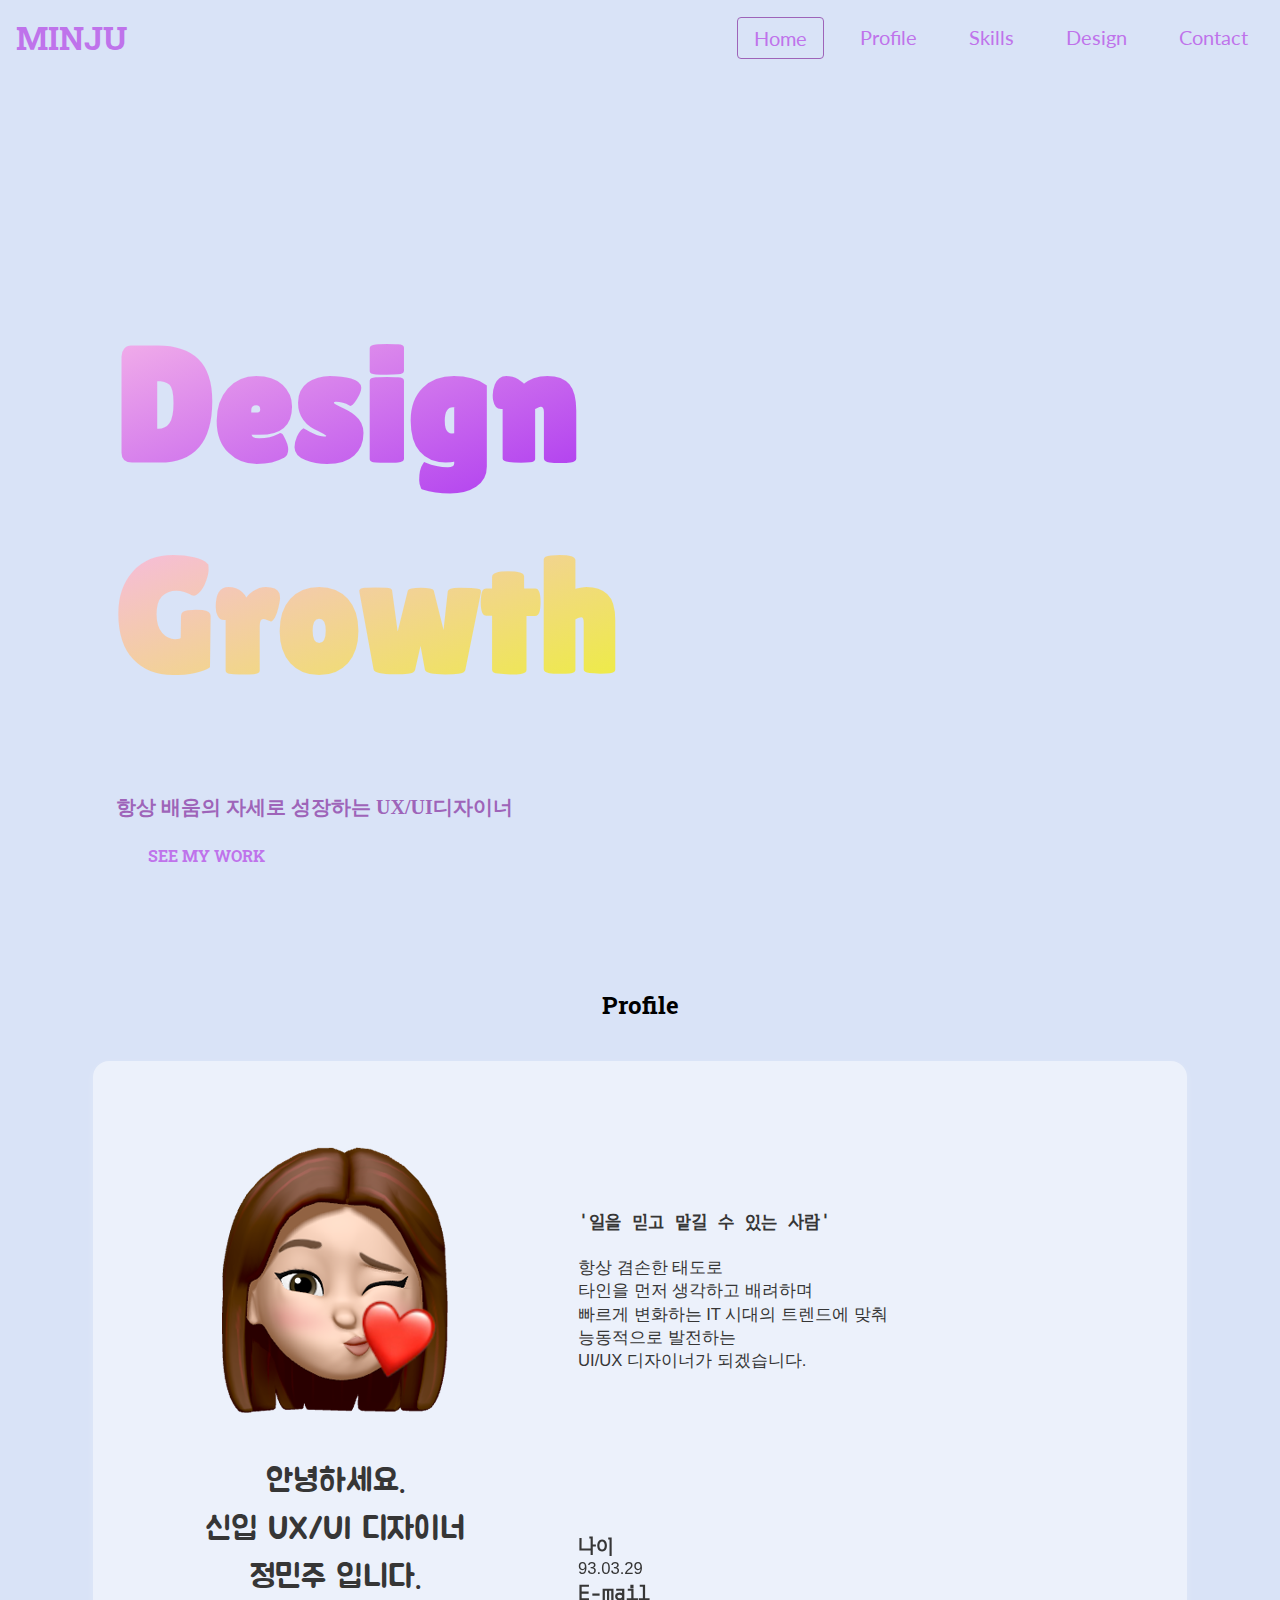
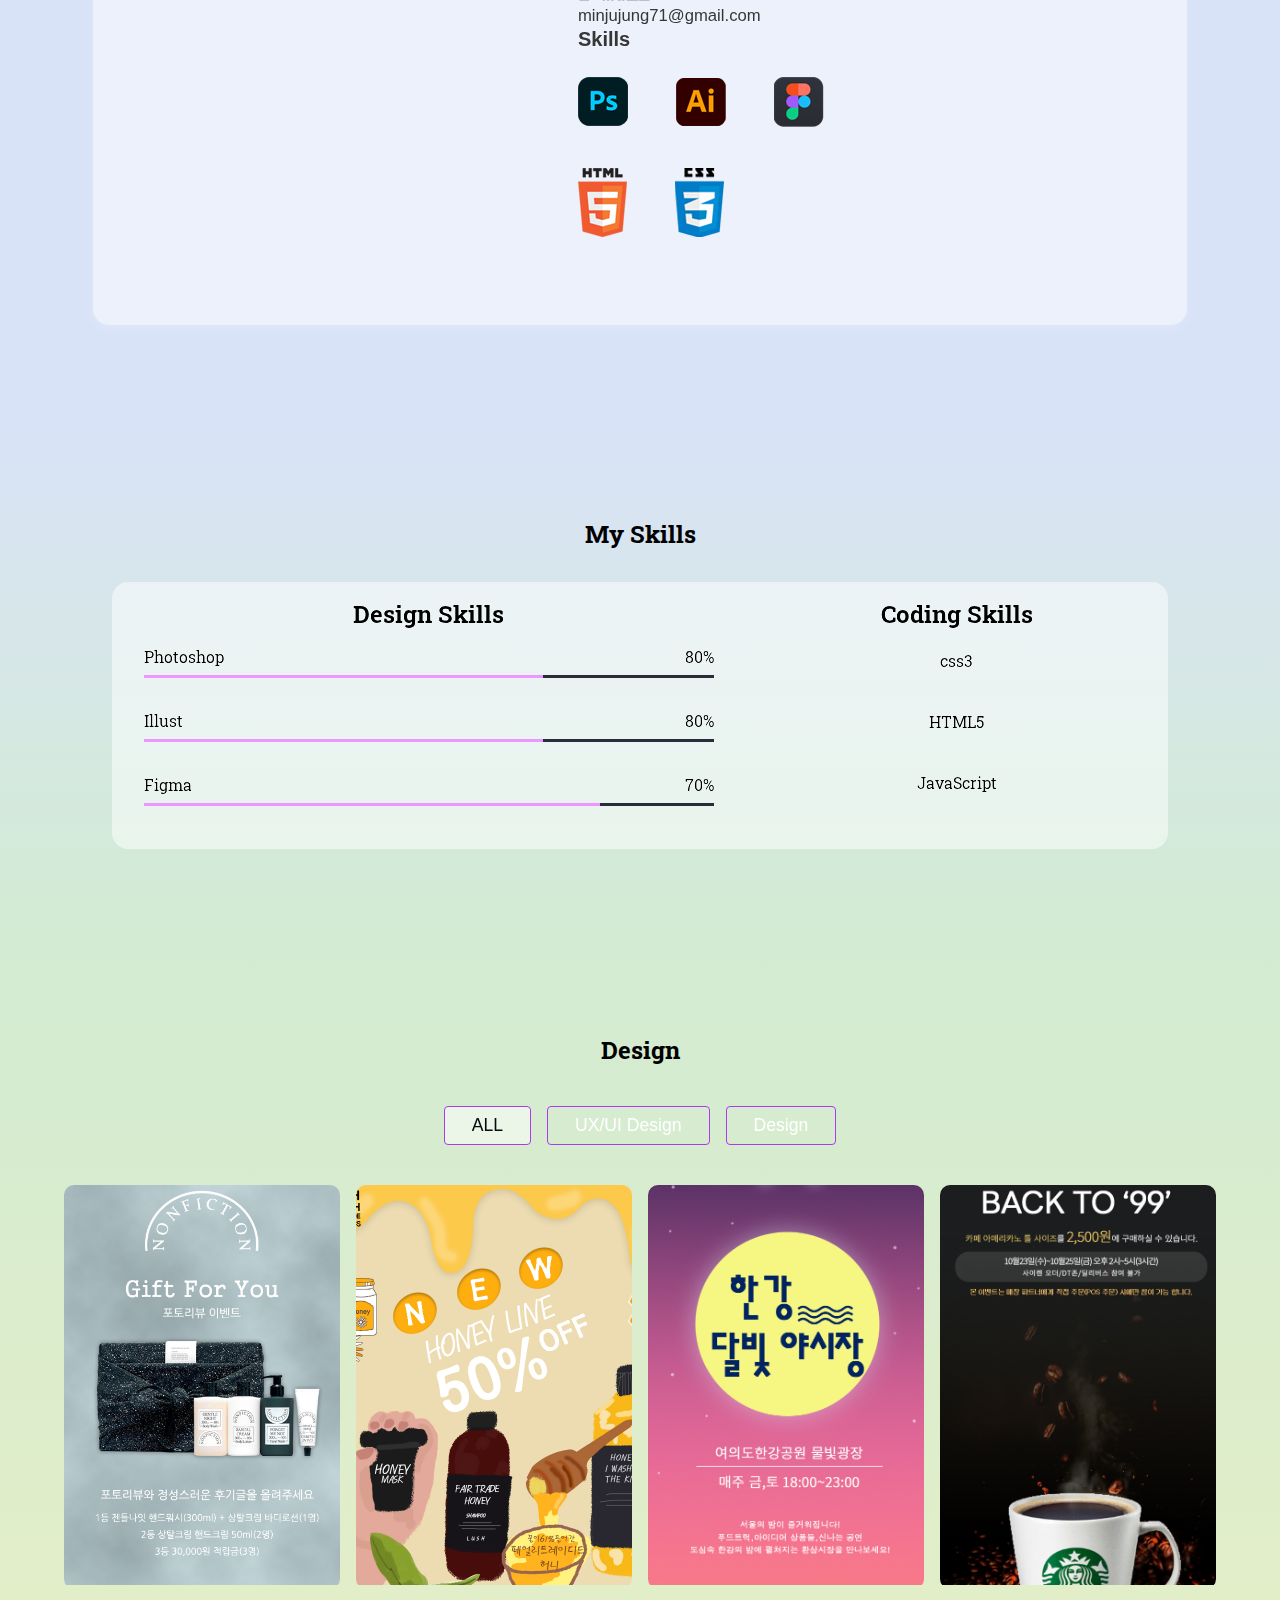
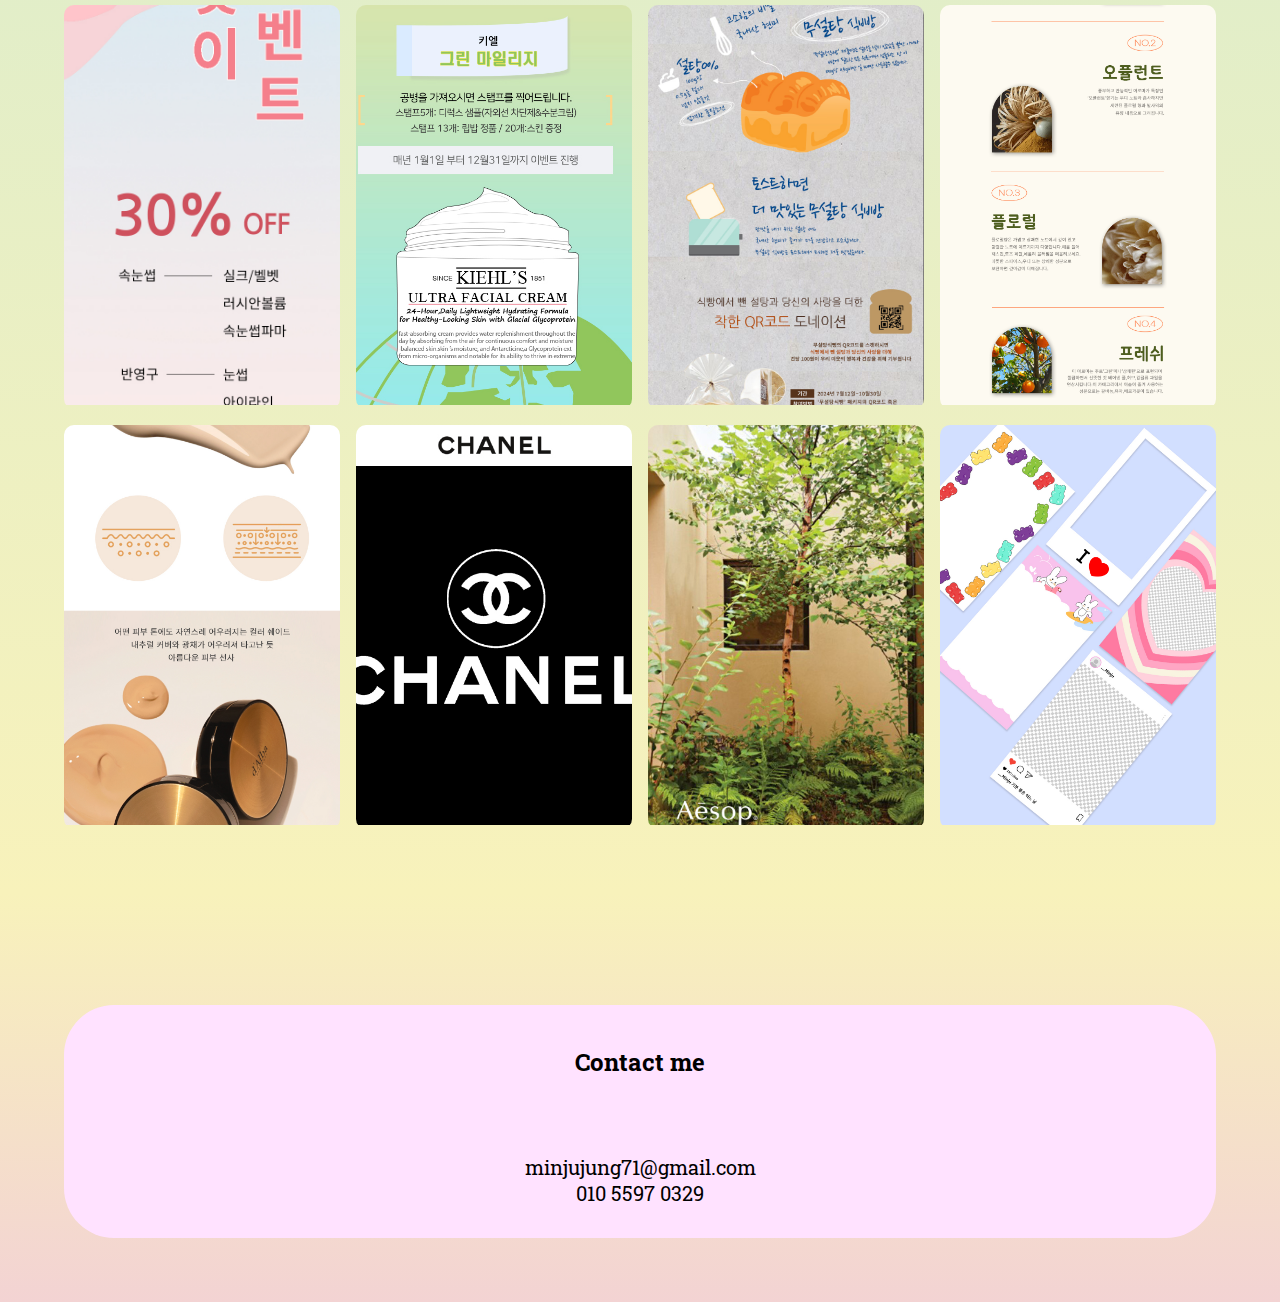
<file: index.html>
<!DOCTYPE html>
<html lang="en">
<head>
    <meta charset="UTF-8">
    <meta name="viewport" content="width=device-width, initial-scale=1.0">
    <!--seo 시작-->
    <title>minju &#39;s portfolio</title>
    <meta name="description" content="web/app software engineer"/>
    <meta name="author" content="minju home"/>
    <link rel="shortcut icon" href="images/pro.png" type="image/x-icon"/>
    <link rel="stylesheet" href="https://fonts.googleapis.com/css2?family=Material+Symbols+Outlined:opsz,wght,FILL,GRAD@24,400,0,0" />
    
   
    <!--og(Open Graph Data) 시작 -->
    <meta property="og:title" content="minju의 폴트폴리오" />
    <meta property="og:type" content="website" />
    <meta property="og:url" content="https://minju933.github.io/profile_02/" />
    <meta property="og:image" content="http://minju.dothome.co.kr/profile02/images/pro.png" />

   <!-- google font 시작 (Roboto 적용)-->
    <link rel="preconnect" href="https://fonts.googleapis.com">
    <link rel="preconnect" href="https://fonts.gstatic.com" crossorigin>
    <link href="https://fonts.googleapis.com/css2?family=Roboto:wght@300&display=swap" rel="stylesheet">
    <link href="https://fonts.googleapis.com/css2?family=Roboto+Slab:wght@900&display=swap" rel="stylesheet">
    <link rel="preconnect" href="https://fonts.googleapis.com">
    <link rel="preconnect" href="https://fonts.gstatic.com" crossorigin>
    <link href="https://fonts.googleapis.com/css2?family=Lilita+One&family=Roboto+Slab:wght@900&display=swap" rel="stylesheet">
    <link href="https://fonts.googleapis.com/css2?family=Lato:wght@700&display=swap" rel="stylesheet">
    <link href="https://fonts.googleapis.com/css2?family=Montserrat:wght@300&display=swap" rel="stylesheet">
    <link href="https://fonts.googleapis.com/css2?family=Montserrat:wght@300&family=Nanum+Gothic&display=swap" rel="stylesheet">
    <link rel="stylesheet" href="https://fonts.googleapis.com/css2?family=Material+Symbols+Outlined:opsz,wght,FILL,GRAD@24,400,0,0" />
    <link href="https://fonts.googleapis.com/css2?family=Orbit&display=swap" rel="stylesheet">
    <link href="https://fonts.googleapis.com/css2?family=Sunflower:wght@300&display=swap" rel="stylesheet">
    <link href="https://fonts.googleapis.com/css2?family=Jua&display=swap" rel="stylesheet">

    
    
    
    
    <style>
        @font-face {
    font-family: 'Cafe24Moyamoya-Regular-v1.0';
    src: url('https://cdn.jsdelivr.net/gh/projectnoonnu/noonfonts_231029@1.1/Cafe24Moyamoya-Regular-v1.0.woff2') format('woff2');
    font-weight: normal;
    font-style: normal;
}
    </style>

    <!--css연결-->
    <link href="./css/style2.css" type="text/css" rel="stylesheet">
    <link href="./css/main_home2.css" type="text/css" rel="stylesheet">
    <link href="./css/common2.css" type="text/css" rel="stylesheet">
    <link href="./css/about2.css" type="text/css" rel="stylesheet">
    <link href="./css/work2.css" type="text/css" rel="stylesheet">
    <link href="./css/footer.css" type="text/css" rel="stylesheet">
    <link href="./css/top.css" type="text/css" rel="stylesheet">
    <link href="./css/media_768.css" type="text/css" rel="stylesheet">
   
    <!--javascript 시작-->
    <script type="module" src="./js/main.js"defer></script>
    <script type="module" src="./js/main_01.js"defer></script>
    <script type="module" src="./js/main_04.js"defer></script>
    <script type="module" src="./js/main_05.js"defer></script>

    <!--js파일 연결-->
    <script src="./js/main.js" defer>
    </script>
    
    <style type="text/css" rel="stylesheet">
        body{
            background-color: #d9e3f7;
            font-family: 'Roboto Slab', serif;
            }

    </style>
</head>
<body>
   <!--header 시작-->
   <header class="header">
        <div class="header_logo">
            <h1>
                <a href="#"> MINJU</a>
            </h1>
        </div>
        <nav class="header_nav">
            <ul class="header_menu">
                    <li><a class="header_menu_item active" href="#home">Home</a></li>
                    <li><a class="header_menu_item" href="#about">Profile</a></li>
                    <li><a class="header_menu_item" href="#skills">Skills</a></li>
                    <li><a class="header_menu_item" href="#design">Design</a></li>
                    <li><a class="header_menu_item" href="#contact">Contact</a></li>
            </ul>
        </nav>
        
        
        <!--햄버거 버튼 pc화면에서는 display:none;-->
        <div class="hamburger">
            <span class="material-symbols-outlined">
                menu
                </span>
        </div>
   </header>


   <!--main 시작-->
    <main>
        <!--home 시작-->
        <section id="home" class="section_style">
            <div class="home_container">
               
                <h2 class="section_title">
                    <strong class="home_title_strong1">Design</strong><br>
                    <strong class="home_title_strong2">Growth</strong>
                </h2>
               
                <h2 class="section_title2">항상 배움의 자세로 성장하는 UX/UI디자이너</h2>
                
                <a class="section_contact" href="#contact">SEE MY WORK</a>
            </div>
        </section>

       



        <!--Profile 시작-->
        <section id="about" class="section_style">
            <h2 class="title"> Profile </h2>
            
            

           
            <ul class="about_content">

                <li class="about_box">
                    <div class="box_profile_left">
                        <div class="profile_img">
                            <img src="images/pro.png" alt="프로필_이미지">
                        </div>
                          <div class="profile_headline">
                                 안녕하세요. 
                                <br>
                                 신입 UX/UI 디자이너
                                <br>
                                 정민주 입니다. 
                          </div>
                    </div>
                    
                        <div class="box_profile_right">
                            <div class="right_text">
                                <span>
                                    '일을 믿고 맡길 수 있는 사람'
                                </span>
                                <br>
                                항상 겸손한 태도로 <br>타인을 먼저 생각하고 배려하며 
                                <br>
                                빠르게 변화하는 IT 시대의 트렌드에 맞춰
                                <br>
                                능동적으로 발전하는 <br>UI/UX 디자이너가 되겠습니다.
                            </div>

                            <div class="age_email">
                                <p>
                                    <span>나이</span>
                                    93.03.29
                                </p>
                                <p>
                                    <span>E-mail</span>
                                    minjujung71@gmail.com
                                </p>
                            </div>

                            <div class="myskills">
                                 <h3>Skills</h3>
                                    
                                    <div class="skills_icon">
                                        <div class="photo">
                                            <img class="a" src="./images/photo_icon.png">
                                        </div>
                                        <div class="ai">
                                            <img class="a" src="./images/ai_icon.png">
                                        </div>
                                        <div class="pig">
                                            <img  class="a" src="./images/pig_icon.png">
                                        </div>
                                        <div class="html">
                                            <img src="./images/html_icon.png">
                                        </div>
                                        <div class="css">
                                            <img  src="./images/css_icon.png">
                                        </div>

                                    </div>
                                
                            </div>

                        </div>

                </li>     
            </ul>
        </section>

        <!--Skill 시작-->
        <section id="skills" class="section_style">
            <h2>My Skills</h2>
           
            <div class="skills_content">
                <section class="skills_coding">
                    <h3 class="skills_title">Design Skills</h3>
                    <ul>
                        <li class="skills_bar">
                            <div class="bar_text">
                                <span>Photoshop</span>
                                <span>80%</span>
                            </div>
                            <div class="bar_bg">
                                <div class="bar_value" style="width:70%"></div>
                            </div>
                        </li>
                        <li class="skills_bar">
                            <div class="bar_text">
                                <span> Illust</span>
                                <span>80%</span>
                            </div>
                            <div class="bar_bg">
                                <div class="bar_value" style="width:70%"></div>
                            </div>
                        </li>

                        <li class="skills_bar">
                            <div class="bar_text">
                                <span>Figma</span>
                                <span>70%</span>
                            </div>
                            <div class="bar_bg">
                                <div class="bar_value" style="width:80%"></div>
                            </div>
                        </li>
                        
                    
                    </ul>
                </section>



                <section class="skills_tools">
                    <h3 class="skills_title">Coding Skills</h3>
                    <ul>
                        <li class="bar_text_02">css3</li>
                        <li class="bar_text_02">HTML5</li>
                        <li class="bar_text_02">JavaScript</li>
                    </ul>
                </section>

               
                </div>
        </section>

        <!--work 시작-->
        <section id="design" class="section_style">
            <!--work 제목 부분 시작-->
            <h2 class="title"> Design</h2>
            <p class="description"> </p>

            <!--work 상단 부분 버튼 부분 시작-->
            <ul class="category">
                <li><button class="category_button category_selected" data-category="all">ALL </button></li>
                <li><button class="category_button" data-category="UX/UI Design">UX/UI Design </button></li>
                <li><button class="category_button" data-category="design">Design </button></li>
            </ul>
            
           <ul class="project_all">
                <li class="project"data-type="design">
                    <a href="images/project_01.jpg" target="_blank">
                        <img src="images/project_01.jpg" alt="project_01 이미지" class="project_img"/>
                        <div class="project_text">
                            <h3 class="project_title">Project #1</h3>
                            <p>  NONFICTION </p>
                        </div>
                        
                    </a>
                </li>

                <li class="project"data-type="design">
                    <a href="images/project_02.jpg" target="_blank">
                        <img src="images/project_02.jpg" alt="project_02 이미지" class="project_img"/>
                        <div class="project_text">
                            <h3 class="project_title"> Project #2 </h3>
                            <p> LUSH </p>
                        </div>
                    </a>
                </li>

                <li class="project"data-type="design">
                    <a href="images/project_03.jpg" target="_blank">
                        <img src="images/project_03.jpg" alt="project_03 이미지" class="project_img"/>
                        <div class="project_text">
                            <h3 class="project_title"> Project #3 </h3>
                            <p> BANNER </p>
                        </div>
                    </a>
                </li>

                <li class="project" data-type="design">
                    <a href="images/project_04.jpg" target="_blank">
                        <img src="images/project_04.jpg" alt="project_04 이미지" class="project_img"/>
                        <div class="project_text">
                            <h3 class="project_title"> Project #4 </h3>
                            <p> STARBUCKS </p>
                        </div>
                    </a>       
                </li>

                <li class="project" data-type="design">
                    <a href="images/project_05.jpg" target="_blank">
                        <img src="images/project_05.jpg" alt="project_05 이미지" class="project_img"/>
                        <div class="project_text">
                            <h3 class="project_title"> Project #5 </h3>
                            <p>  BANNER </p>
                        </div>
                    </a>       
                </li>

                <li class="project" data-type="design">
                    <a href="images/project_06.JPG" target="_blank">
                        <img src="images/project_06.JPG" alt="project_06 이미지" class="project_img"/>
                        <div class="project_text">
                            <h3 class="project_title"> Project #6 </h3>
                            <p>KIEHL'S </p>
                        </div>
                    </a>       
                </li>

                <li class="project" data-type="design">
                    <a href="images/project_07.jpg" target="_blank">
                        <img src="images/project_07.jpg" alt="project_07 이미지" class="project_img"/>
                        <div class="project_text">
                            <h3 class="project_title"> Project #7 </h3>
                            <p> PARIS BAGUETTE </p>
                        </div>
                    </a>       
                </li>

                <li class="project" data-type="design">
                    <a href="images/project_10.jpg" target="_blank">
                        <img src="images/project_10.jpg" alt="project_08 이미지" class="project_img"/>
                        <div class="project_text">
                            <h3 class="project_title"> Project #8 </h3>
                            <p> Aesop </p>
                        </div>
                    </a>       
                </li>

                <li class="project" data-type="design">
                    <a href="images/project_11.jpg" target="_blank">
                        <img src="images/project_11.jpg" alt="project_09 이미지" class="project_img"/>
                        <div class="project_text">
                            <h3 class="project_title"> Project #9 </h3>
                            <p> d'Alba </p>
                        </div>
                    </a>       
                </li>

                <li class="project" data-type="UX/UI Design">
                    <a href="https://www.figma.com/proto/0MHLTKmZm1Zjf509p1FaeM/Untitled?page-id=0%3A1&node-id=105-2&viewport=-358%2C99%2C0.35&t=qOuwvOyy5pugdwMt-1&scaling=min-zoom&content-scaling=fixed&starting-point-node-id=105%3A2" target="_blank">
                        <img src="images/project_08.jpg" alt="project_10 이미지" class="project_img"/>
                        <div class="project_text">
                            <h3 class="project_title"> Project #10 </h3>
                            <p> CHANEL redesign</p>
                        </div>
                    </a>       
                </li>

                <li class="project" data-type="UX/UI Design">
                    <a href="https://www.figma.com/proto/2foSmoMuX53tOqRfKYLFV5/Untitled?node-id=2-2&starting-point-node-id=2%3A2&t=KZEbdmvwoTMF8l5z-1" target="_blank">
                        <img src="images/project_09.jpg" alt="project_11 이미지" class="project_img"/>
                        <div class="project_text">
                            <h3 class="project_title"> Project #11 </h3>
                            <p> Aesop mobile design</p>
                        </div>
                    </a>       
                </li>

                <li class="project" data-type="design">
                    <a href="images/project_12.jpg" target="_blank">
                        <img src="images/project_12.jpg" alt="project_11 이미지" class="project_img"/>
                        <div class="project_text">
                            <h3 class="project_title"> Project #12 </h3>
                            <p> Photo card</p>
                        </div>
                    </a>       
                </li>
           </ul>
        </section>

       

        <!--top버튼(맨 위로 올리기)시작-->
        <aside>
            <a class="arrow_up" href="#home" title="top_button">
                <span class="material-symbols-outlined">
                    expand_less
                    </span>
            </a>
        </aside>
    
    </main>
       
   
    <!--footer 시작-->
    <footer id="contact" class="section_style">
        <div class="contact_box">
        <h2 class="title">Contact me</h2>
        
        <ul class="contact_all">
            <li>
                <div class="contact_text">
                    minjujung71@gmail.com
                </div>
                <div class="contact_text">
                    010 5597 0329
                </div>
            </li>
        </ul> 
        </div> 
        
          
    </footer>
    

</body>
</html>
</file>
<file: css/style2.css>
/* Global*/
:root {
    /* Colors*/
    --color-white: #fff;
    --color-black:#050a13;
    --color-blue:#03e8f9;
    --color-orange: #fd6413;
    --color-gray:#1b1e26;

    /* App Colors*/
    --color-primary: var(--color-black);
    --color-primary-variant: var(--color-gray);

    --color-accent: var(--color-blue);
    --color-accent-variant: var(--color-orange);
    --color-text: var(--color-white);
}

*{
    box-sizing: border-box;
}
body{
    font-family: 'Montserrat';
    margin:0;
    padding:0;
}
h1, h2, h3, p, ul {
    margin: 0;
    padding: 0;
}
ul{
    list-style: none;
}
a{
    text-decoration: none;
    color: #bf73eb;
}




/*header 시작*/

.header{
    position:fixed;
    top: 0;
    width:100%;
    background: #d9e3f7;
    padding: 1rem;

    display: flex;
    justify-content: space-between;
    align-items: center;
    transition: all 200ms;
}
.header.header-dark {
    background-color: rgb(255, 255, 255,0.5);
}

.header_logo{
    display:flex;
    align-items: center;
    gap: 8px;
    width: 20%
}
.header_log_img{
    width:34px;
    height:34px;
}
.header_logo_title{
    font-size:1.8rem;
}
.header_nav{
    width:80%;
    display: flex;
    justify-content:flex-end;
}
.header_menu{
    display:flex;
    gap: 20px;
    font-family: 'Lato', sans-serif;
    font-size: 15pt;
 
}

.header_menu_item{
    display: block;
    padding: 8px 16px;
    border-bottom: 1px solid transparent;
    color:#bf73eb;
}
.header_menu_item:hover{
    border-bottom: 1px solid rgb(241, 211, 77);
}
.header_menu_item.active {
    border: 1px solid  rgb(158, 100, 185);
    border-radius: 4px;
}
.hamburger{
    display:none;
}

/* Skills 시작*/
#skills{
    background: linear-gradient(#d9e3f7,rgb(210, 235, 210));
    color: var(--color-text);
    width: 100%;
  
}
/* skills bar 시작*/
.skills_bar{
    display:flex;
    flex-direction: column;
    padding: 1rem;
    gap: 0.5rem;
    
}
    .bar_text{
        display: flex;
        justify-content: space-between;
    }
    .bar_bg{
        width:100%;
        height:3px;
        background-color: var(--color-primary-variant);
        
    }
    
        .bar_value{
            height:3px;
            background-color: rgb(158, 100, 185);
                }

.skills_content{
    display: grid;
    grid-template-rows: 1fr 1fr;
    grid-template-columns: 6fr 4fr;
    margin: 2rem 3rem;
    overflow: hidden;
    grid-template-areas: 
    "a b"
    "a b"
}
.skills_coding{
    grid-area: a;
    padding: 1rem;
    background-color:rgb(255, 255, 255,0.5);
    filter: brightness(150%);
    border-radius: 1rem 0rem 0rem 1rem;
}
.skills_tools{
    grid-area: b;
    padding: 1rem;
    background-color:rgb(255, 255, 255,0.5);
    filter: brightness(150%);
    border-radius: 0rem 1rem 1rem 0rem;
}


/* text 처리 */
.skills_title{
    display: flex;
    width: 100%;
    justify-content: center;
    font-size: 1.5rem;
    color:black;
   
}
.bar_text_02{
    display: flex;
    width: 100%;
    justify-content: center;
    margin: 20px 0px 40px 0px;
    color:black;
  
}
.bar_text{
    color:black;
}
</file>
<file: css/main_home2.css>
/* main_home 시작*/
#home{
    background-color: #d9e3f7;
    color:var(--color-text);
    padding: 5rem 1rem;
    padding-top: 7rem;
    text-align: center;
    height: 900px;
}
.home_avatar{
    width:250px;
    height:250px;
    object-fit: cover;
    border-radius: 100%;
    border:3px solid var(--color-accent)
}
.section_title{
    font-size: 6.25rem;
    margin-bottom: 1rem;
    
}
.section_title2{   
    font-family: 'Orbit', sans-serif;
    font-size: 15pt;
    font-family: 'SUITE-Regular';

}
    .home_title_strong1{
        color: transparent;
        background: linear-gradient( to right bottom,#f7b7e9 0%,  #ad39f0 100%);
        -webkit-background-clip: text;
        font-family: 'Lilita One', sans-serif;
      
    }
    .home_title_strong2{
        color: transparent;
        background: linear-gradient( to right bottom,#f7b7e9 0%,  rgb(237, 240, 57) 100%);
        -webkit-background-clip: text;
        font-family: 'Lilita One', sans-serif;
    }
    .section_description{
        font-size:1.3rem;
    }
    .section_contact{
        display: inline-block;
        margin: 1rem;
        padding:0.5rem 1rem;
        font-weight: bold;
        border-radius: 5px;
        transition: all 1s;
    }
    .section_contact:hover{
        background-color: transparent;
        color: var(--color-text);
        outline: 2px solid  rgb(241, 211, 77);
    }
    
    .home_container{
        text-align: left;
        padding: 100px;

    }
</file>
<file: css/common2.css>
.section_style{
    text-align: center;
    padding:4rem;
    
}

/*아래 내용은 미리 설정한 css 내용입니다.*/
.section_title{
    font-size: 10rem;
    margin: 5rem 0;
    
    
}
.section_description {
    font-size: 1.5rem;
    margin: 0.5rem 0;
}



h2{
    margin-top: 25px;
    color:black;
}
.section_title2{
    color:rgb(158, 100, 185);
}
</file>
<file: css/about2.css>
/*/ About*/

.about_content{
    display:flex;
    justify-content: center;
    gap: 1rem;
    margin: 2.5rem 0;

}



    .about_box{
        width: 95%;
        height:auto;
        background-color: rgb(255, 255, 255,0.5);
        padding: 2rem 1rem;
        color: rgb(54, 54, 54);
        border-radius: 1rem;
        box-shadow: 0 3px 10px rgba(255, 255, 255, 0.2);
        font-size: 2em;
        line-height: 1.5em;
        font-family: 'Jua', sans-serif;
        display: flex;
    }
    .about_icon{
        font-size: 4rem;
        margin: 1rem 0;
        color:var(--color-accent);
        transition: all 300ms;
    }
    .about_title{
        font-size: 1.5rem;
        font-weight: bold;
        margin-bottom: 1rem;
    }
    
    /* profile photo*/
    .box_profile_left{
        width: 70%;
        height: 100%;
        padding: 2.6rem;
    }
    .profile_img {
        width: auto;
        height: auto;
        margin: 0 auto;
    }
  
    .profile_headline{
        width:320px;
        height:170px;
        margin: 5% auto;
    }

    .box_profile_right {
        width: 100%;
        height: 100%;
        float: left;
        padding: 2.6rem 1rem;
    }
    .right_text{
        margin-top: 23px;
        float: left;
        width: 380px;
        height: 300px;
        padding: 3em 0;
        line-height: 1.4;
        font-size: 12.5pt;
        text-align: left;
        font-family: 'IBM Plex Sans KR', sans-serif;
    }
    .right_text > span {
        display: block;
        font-weight: 600;
        font-size: 18px;
        font-family: 'Orbit', sans-serif;
        
    }
       
    .age_email{
        position: relative;
        float: left;
        margin: 51.2px 30px 0px 0px;
        padding: 23px 0px 0px;
        text-align: left;     
    }

.age_email > p > span {
    display: block;
    font-size: 20px;
    font-family: 'Orbit', sans-serif;
    font-weight: 600;
    
}

.age_email > p {
    display: block;
    line-height: 1.3;
    font-size: 12.5pt;
    font-family: 'Noto Sans KR', sans-serif;
    
      
}

.myskills{
    position: relative;
    clear: both;
    width:470px;
    margin: 64px 0px 0px;
}

.myskills > h3 {
    position: relative;
    width: -webkit-max-content;
    width: -moz-max-content;
    width: max-content;
    font-family: sans-serif;
    font-size: 20px;
    line-height: 1.2;
    margin-top: 16px;
}
.skills_icon{
    width: 300px;
    height: 72px;
}
.photo{
    float: left;
    margin-right: 48px;
    margin-top: 26px;
}
.a:hover{
    border-radius: 10px;
    filter: drop-shadow(10px 5px 10px #a5ade9);
}
.ai{
    float: left;
    margin-right: 48px;
    margin-top: 26px;
}
.ai >:hover{
    filter: drop-shadow(10px 5px 10px #fecc86);
}
.pig{
    float: left;
    margin-right: 48px;
    margin-top: 26px;
}
.pig > :hover{
    filter: drop-shadow(10px 5px 10px #deb2f5);
}
.html{
    float: left;
    margin-right: 48px;
    margin-top: 26px;
}
.html > :hover{
    filter: drop-shadow(10px 5px 10px #f2bd92);
}
.css{
    float: left;
    margin-right: 48px;
    margin-top: 26px;
}
.css > :hover{
    filter: drop-shadow(10px 5px 10px #91c4e3);
}
</file>
<file: css/work2.css>
/* Work 시작 */
#design {
    background: linear-gradient(rgb(210, 235, 210),rgb(248, 242, 187));
    color: var(--color-text);
}
button{
    background-color: transparent;
    outline: 0;
    border: 0;
}
button:focus {
    outline: 1px solid transparent;
}

    .category {
        display: flex;
        justify-content: center;
        margin: 2.5rem;
        gap: 1rem;
    }
    .category_button {
        position: relative;
        color: rgb(255, 255, 255);
        font-size: 1.1rem;
        padding: 0.5rem 3cqh;
        border-radius: 4px;
        border: 1px solid  #ad39f0;
        cursor: pointer;
        white-space: nowrap;
    }
    .category_selected {
        background-color: rgb(255, 255, 255,0.5);
        color:var(--color-primary);
    }
    .work_count {
        position: absolute;
        top: -10px;
        right: 2px;
        width: 14px;
        height: 14px;
        line-height: 14px;
        font-size: 0.5rem;
        border-radius: 100%;
        background-color: var(--color-accent-variant);
        color: var(--color-text);
        opacity: 0;
        transition: all 200ms;
    }
    .category_selected .work_count,
    .category_button:hover .work_count {
        opacity: 1;
        top: 0;
    }
    /* project 8개 시작*/
    .project_all{
        display: grid;
        grid-template-columns: repeat(4, 1fr);
        grid-template-rows: repeat(2, 1fr);
        gap: 1rem;
    }
        .project {
            position: relative;
            border-radius: 10px;
            overflow: hidden;

        }
            .project_img{
                width: 100%;
                height: 400px;
                object-fit: cover;
                
            }
            .project_img:hover{
                opacity: 0.8;
                transform: translateY(0px);
            }

            .project_all li:nth-child(3)  img {
                object-fit: cover;
                object-position: 0% 40%;
            }
            .project_text{
                position: absolute;
                top: 0;
                left: 0;
                width: 100%;
                height: 100%;
                background-color: var(--color-black);
                opacity: 0;
                display: flex;
                flex-direction:  column;
                justify-content: center;
                align-items: center;
                transition: all 300ms;
                transform: translateY(-10px);
            }

            .project_text:hover {
                opacity: 0.8;
                transform: translateY(0px);
            }
            .project_title::after{
                content: "";
                display: block;
                position: relative;
                left: 50%;
                transform: translateX(-50%);
                margin: 0.5rem 0;
                width: 50%;
                height: 2px;
                background-color: var(--color-accent);
            }
</file>
<file: css/footer.css>
/* footer 시작 */
#contact{
    background: linear-gradient(rgb(248, 242, 187),#f3d3d3);
}
.contact_all{
    display:flex;
    justify-content: center;
    align-items: center;
    gap: 5rem;
    padding: 1rem;
    margin-top: 3em;
    font-size: 15pt;
    
}
.contact_box {

    gap: 5rem;
    padding: 1rem;
    margin-top: 3em;
    background: rgb(255, 226, 255);
    border-radius: 50px;

}
</file>
<file: css/top.css>
.arrow_up{
    position: fixed;
    text-align: center;
    right: 2rem;
    bottom: 2rem;
    width:3rem;
    height:3rem;
    padding-top: 0.5rem;
    line-height: 3rem;
    border-radius: 100%;
    background-color: rgb(255, 224, 255);
    box-shadow: 2px 2px 0px 0px var(rgb(250, 126, 147));
    transition: all 1000ms;
    opacity: 0;
}
</file>
<file: css/media_768.css>
@media all and (max-width: 990px) {
    .section {
        padding: 3rem 2rem;
    }
    .title{
        font-size: 2rem;
    }
    .description {
        font-size: 1rem;
    }
    .home {
        padding: 3rem;
     }
     .home_title {
        font-size: 2.5rem;
        margin-bottom: 0.5rem;
    }
    
    /* header 부분*/
    .header {
        width: 100%;
        flex-flow: column;
        align-items: start;
        background-color: rgba(255, 255, 255, 0.5);
    }

    .header_nav {
        width: 100%;
        justify-content: center;
    }
    .header_menu {
        flex-direction: column;
        text-align: center;
        display: none;
        padding: 1rem 4rem;
        gap: 1rem;
    }
    .header_menu.open {
        display: flex;
    }
    
    .hamburger {
        display: block;
        color: var(--color-white);
        font-size: 1.5rem;
        position: absolute;
        top: 1.4rem;
        right: 1rem;
        border: 0;
    }
    /* about 부분*/
    .about_box {
        min-width: 500px;
        display: grid;
        grid-template-rows: 500px 700px;
        grid-template-columns: 500px;
        grid-template-areas:
        'a'
        'b';
        justify-content: center;
    }
    .about_content {
        flex-direction: column;
        align-items: center;
        width: 100%;
    }
    .box_profile_right{
        grid-area: b;
        position: relative;
        clear: both;
        margin: 0 auto;
        padding: 0;
        display: grid;
        grid-template-areas: 
            "c"
            "d"
            "e";
        grid-template-columns: 500px;
        grid-template-rows: 300px 150px 250px;
    }
    .right_text{
        margin-top: 0;
        grid-area: c;
        width: 500px;
        height: 300px;
        line-height: 30px;
        font-size: 12.5pt;
        text-align: center;
        font-family: 'IBM Plex Sans KR', sans-serif;
        padding: 50px 0 0 0;
    }
   

    /* skills 부분*/
    .skills_content {
        display: grid;
        width: 100%;
        grid-template-rows:1fr;
        grid-template-columns: 1fr;
        margin: 2rem auto;
        grid-template-areas:
        "a"
        "b"
        "c";
      
    }
    .skills_icon{
        width: 300px;
        height: 72px;
        margin: 0 auto;
    }
    
    .skills_coding{
        grid-area: a;
        padding: 1rem;
        background-color:rgba(255, 255, 255, 0.5);
        border-radius: 1rem;

    }

    .skills_tools {
        grid-area: b;
        padding: 1rem;
        background-color: rgba(255, 255, 255, 0.5);
        filter: brightness(100%);
        border-radius: 1rem;
        margin-top: 10px;
        width:100%;
        
    }
    .skills_etc {
        grid-area: c;
        padding: 1rem;
        background-color: var(--color-primary);
        filter: brightness(100%);
       
    }
    /* My Work */
    .category {
        display: flex;
        flex-flow:column nowrap;
        justify-content: center;
        background: transparent;
    }

    .category_button {
        width: 100%;
    }
    /* project 8개 시작 */
    .project_all{
        display: grid;
        grid-template-columns: repeat(2, 1fr);
        grid-template-rows: repeat(2,1fr);
        gap: 1rem;
    }
    /*Testimonial */
    .testimonial_each {
        display: flex;
        flex-direction: column; 
    }

    .testimonial_each:nth-child(even) .testimonial_img{
        order: 0;
    }

    /* Top 버튼*/
    .arrow_up {
        right: 1rem;
        bottom: 1rem;
        transform: scale(0.8);
}

.section_title{
    font-size: 80px;
    margin-bottom: 1rem;
}

.age_email{
    grid-area: d;
    clear: both;
    width: 100%;
    height: auto;
    padding: 0;
    margin: 30px 0 0 0;
    text-align: center;
    float: none;
}


.myskills {
    grid-area: e;
    width: 500px;
    margin: 30px 0 0 15px;
}


.myskills > h3 {
    margin: 0 auto;
    
}

.box_profile_left{
    grid-area: a;
    width: 100%;
    padding: 0;
    height: 500px;
}

.profile_img {
    height: auto;
    margin: 0 auto;
}
.profile_headline {
    width: 100%;
    margin: 0;
}

.profile_headline {
    width:500px;
    height:150px;
    padding: 20px 0 20px 0;
    text-align: center;
    justify-content: center;
}

.photo{
    display: flex;
    justify-content: space-between;
   
}
}
</file>
